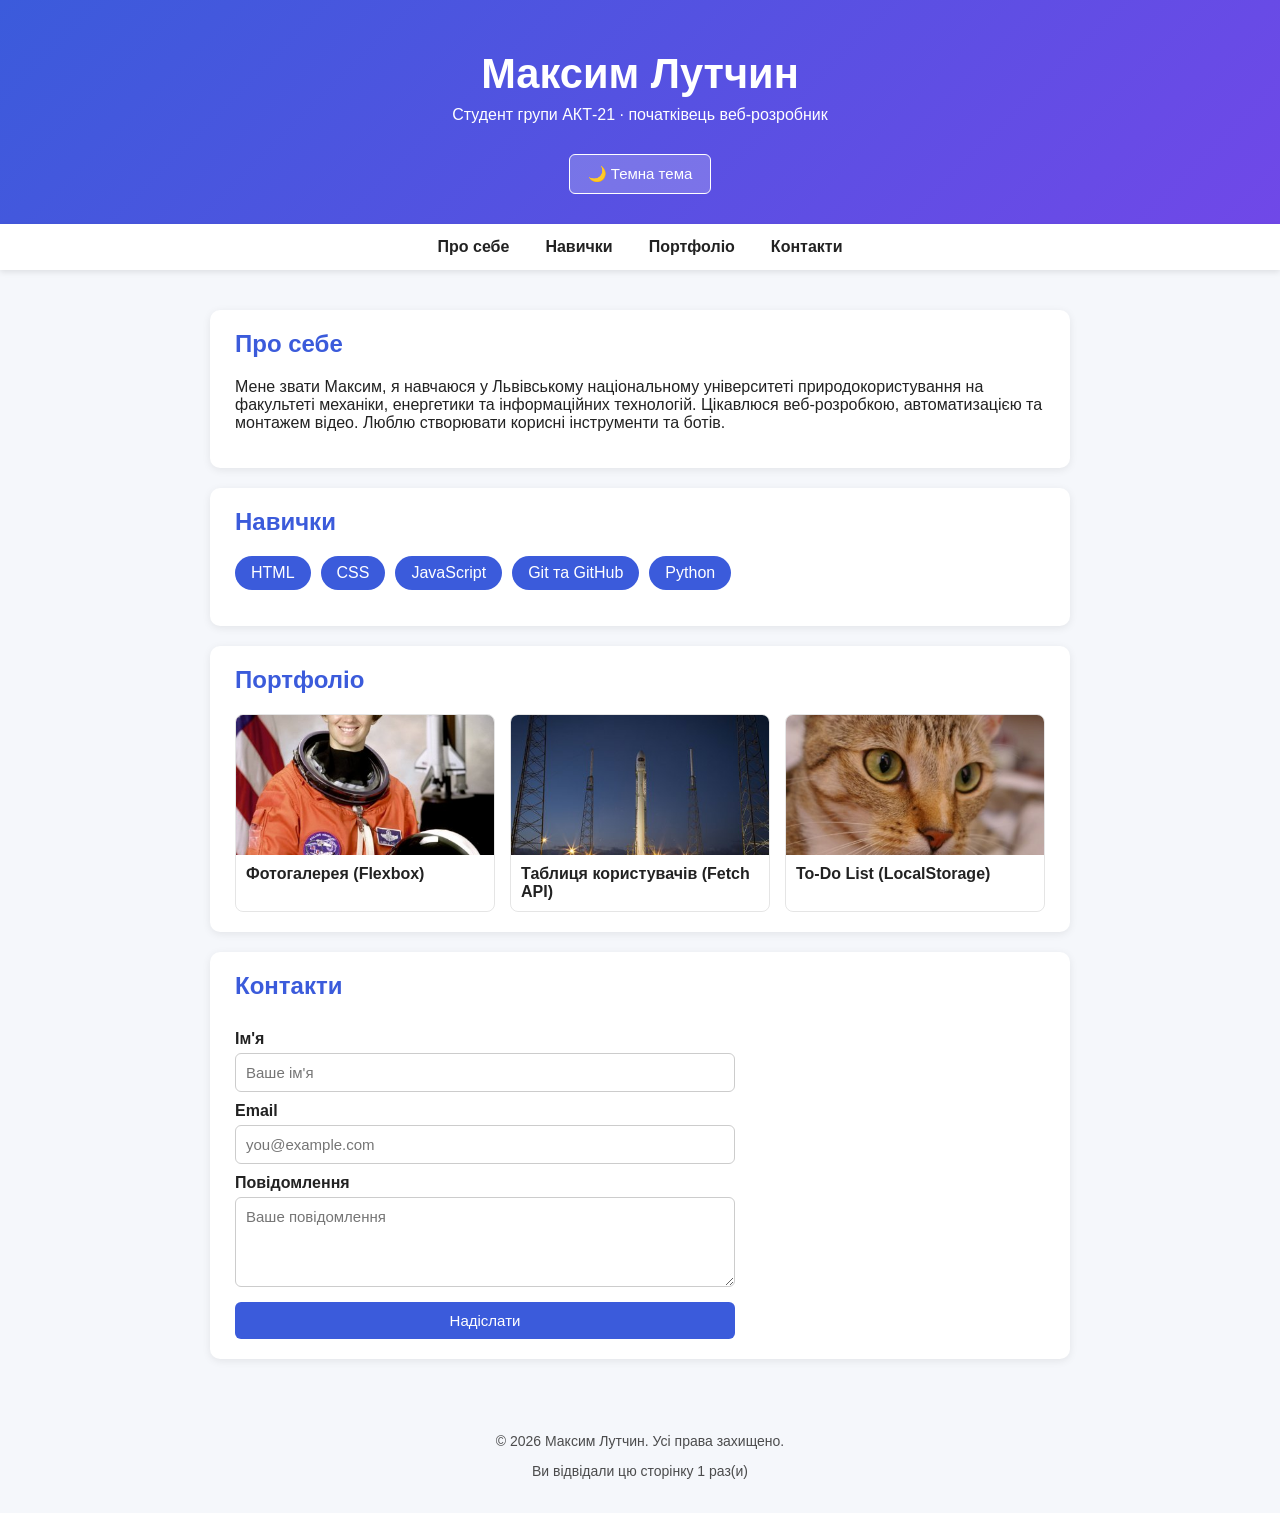
<file: Lab10/index.html>
<!DOCTYPE html>
<html lang="uk">
<head>
  <meta charset="UTF-8">
  <meta name="viewport" content="width=device-width, initial-scale=1.0">
  <title>Максим Лутчин – сайт-візитка</title>
  <link rel="stylesheet" href="style.css">
</head>
<body>
  <header>
    <h1>Максим Лутчин</h1>
    <p>Студент групи АКТ-21 · початківець веб-розробник</p>
    <button id="themeBtn" class="theme-btn">🌙 Темна тема</button>
  </header>

  <nav>
    <ul>
      <li><a href="#about">Про себе</a></li>
      <li><a href="#skills">Навички</a></li>
      <li><a href="#portfolio">Портфоліо</a></li>
      <li><a href="#contacts">Контакти</a></li>
    </ul>
  </nav>

  <main>
    <section id="about">
      <h2>Про себе</h2>
      <p>Мене звати Максим, я навчаюся у Львівському національному університеті природокористування
         на факультеті механіки, енергетики та інформаційних технологій. Цікавлюся веб-розробкою,
         автоматизацією та монтажем відео. Люблю створювати корисні інструменти та ботів.</p>
    </section>

    <section id="skills">
      <h2>Навички</h2>
      <ul class="skills">
        <li>HTML</li>
        <li>CSS</li>
        <li>JavaScript</li>
        <li>Git та GitHub</li>
        <li>Python</li>
      </ul>
    </section>

    <section id="portfolio">
      <h2>Портфоліо</h2>
      <div class="portfolio">
        <a class="work" href="../Lab4/index.html">
          <img src="img/gallery.jpg" alt="Галерея">
          <span>Фотогалерея (Flexbox)</span>
        </a>
        <a class="work" href="../Lab8/index.html">
          <img src="img/api.jpg" alt="API">
          <span>Таблиця користувачів (Fetch API)</span>
        </a>
        <a class="work" href="../Lab9/index.html">
          <img src="img/todo.jpg" alt="To-Do">
          <span>To-Do List (LocalStorage)</span>
        </a>
      </div>
    </section>

    <section id="contacts">
      <h2>Контакти</h2>
      <form id="contactForm">
        <label for="name">Ім'я</label>
        <input type="text" id="name" placeholder="Ваше ім'я">

        <label for="email">Email</label>
        <input type="email" id="email" placeholder="you@example.com">

        <label for="message">Повідомлення</label>
        <textarea id="message" rows="4" placeholder="Ваше повідомлення"></textarea>

        <button type="submit">Надіслати</button>
      </form>
    </section>
  </main>

  <footer>
    <p>&copy; 2026 Максим Лутчин. Усі права захищено.</p>
    <p id="visits"></p>
  </footer>

  <script src="script.js"></script>
</body>
</html>
</file>
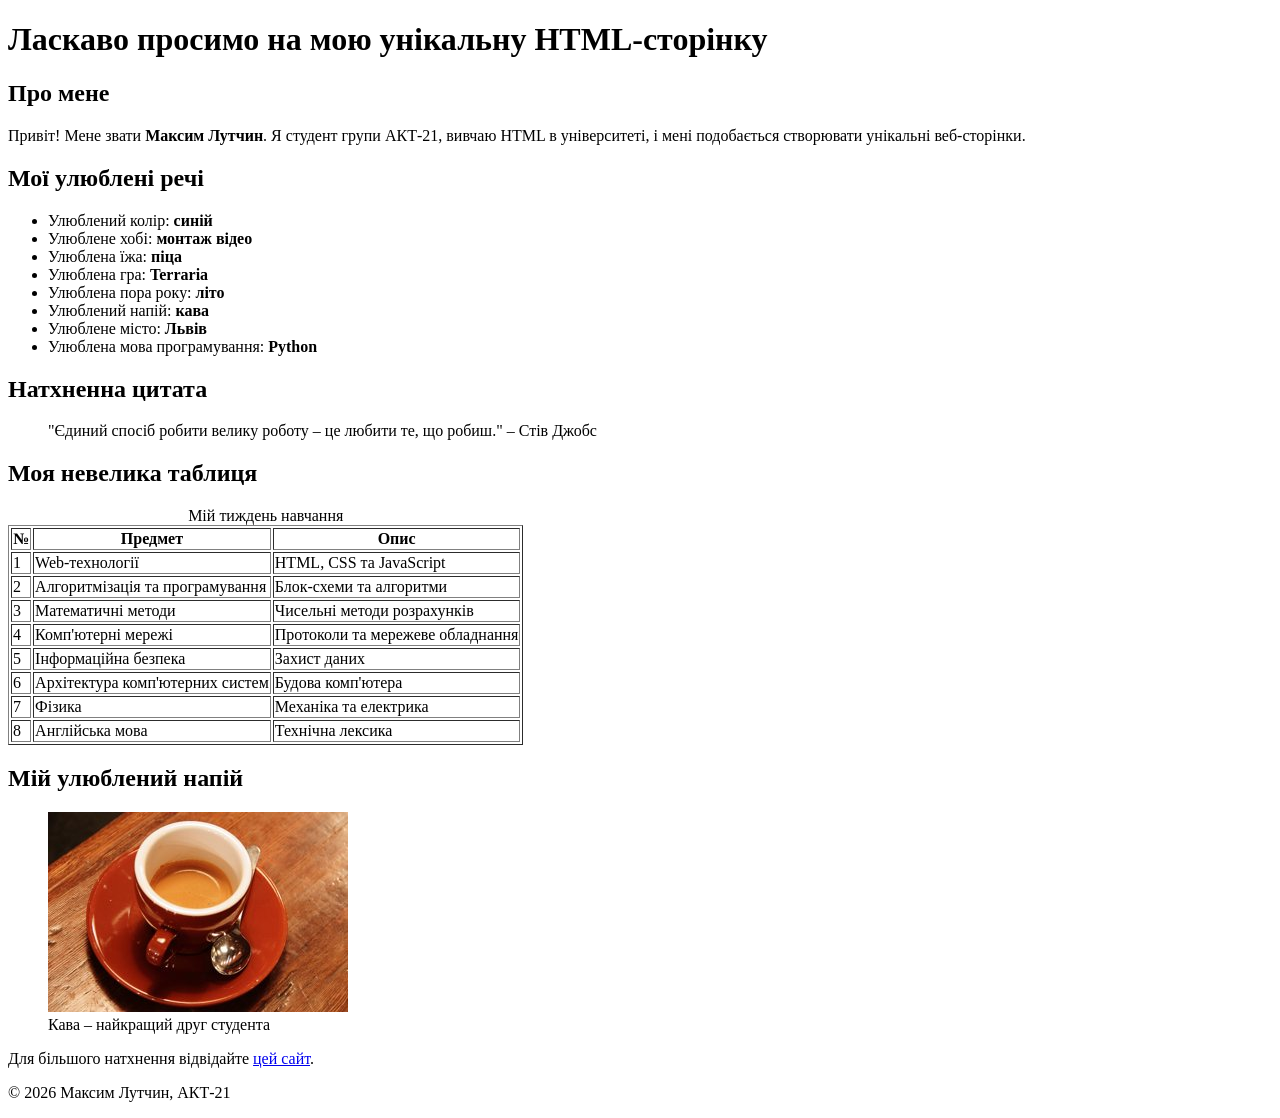
<file: Lab2/index.html>
<!DOCTYPE html>
<html lang="uk">
<head>
    <meta charset="UTF-8">
    <meta name="viewport" content="width=device-width, initial-scale=1.0">
    <title>Моя унікальна HTML-сторінка</title>
</head>
<body>
    <header>
        <h1>Ласкаво просимо на мою унікальну HTML-сторінку</h1>
    </header>

    <main>
        <section>
            <h2>Про мене</h2>
            <p>Привіт! Мене звати <strong>Максим Лутчин</strong>. Я студент групи АКТ-21,
               вивчаю HTML в університеті, і мені подобається створювати унікальні веб-сторінки.</p>
        </section>

        <!-- Варіант 8 (парний): маркований список, 8 елементів -->
        <section>
            <h2>Мої улюблені речі</h2>
            <ul>
                <li>Улюблений колір: <strong>синій</strong></li>
                <li>Улюблене хобі: <strong>монтаж відео</strong></li>
                <li>Улюблена їжа: <strong>піца</strong></li>
                <li>Улюблена гра: <strong>Terraria</strong></li>
                <li>Улюблена пора року: <strong>літо</strong></li>
                <li>Улюблений напій: <strong>кава</strong></li>
                <li>Улюблене місто: <strong>Львів</strong></li>
                <li>Улюблена мова програмування: <strong>Python</strong></li>
            </ul>
        </section>

        <section>
            <h2>Натхненна цитата</h2>
            <blockquote>
                "Єдиний спосіб робити велику роботу – це любити те, що робиш." – Стів Джобс
            </blockquote>
        </section>

        <!-- Таблиця: 8 рядків з даними (варіант 8) -->
        <section>
            <h2>Моя невелика таблиця</h2>
            <table border="1">
                <caption>Мій тиждень навчання</caption>
                <thead>
                    <tr>
                        <th>№</th>
                        <th>Предмет</th>
                        <th>Опис</th>
                    </tr>
                </thead>
                <tbody>
                    <tr><td>1</td><td>Web-технології</td><td>HTML, CSS та JavaScript</td></tr>
                    <tr><td>2</td><td>Алгоритмізація та програмування</td><td>Блок-схеми та алгоритми</td></tr>
                    <tr><td>3</td><td>Математичні методи</td><td>Чисельні методи розрахунків</td></tr>
                    <tr><td>4</td><td>Комп'ютерні мережі</td><td>Протоколи та мережеве обладнання</td></tr>
                    <tr><td>5</td><td>Інформаційна безпека</td><td>Захист даних</td></tr>
                    <tr><td>6</td><td>Архітектура комп'ютерних систем</td><td>Будова комп'ютера</td></tr>
                    <tr><td>7</td><td>Фізика</td><td>Механіка та електрика</td></tr>
                    <tr><td>8</td><td>Англійська мова</td><td>Технічна лексика</td></tr>
                </tbody>
            </table>
        </section>

        <!-- Додатковий унікальний елемент: зображення з підписом -->
        <section>
            <h2>Мій улюблений напій</h2>
            <figure>
                <img src="img/coffee.jpg" alt="Чашка кави" width="300" height="200">
                <figcaption>Кава – найкращий друг студента</figcaption>
            </figure>
        </section>
    </main>

    <footer>
        <p>Для більшого натхнення відвідайте <a href="https://developer.mozilla.org/uk/">цей сайт</a>.</p>
        <p>&copy; 2026 Максим Лутчин, АКТ-21</p>
    </footer>
</body>
</html>
</file>
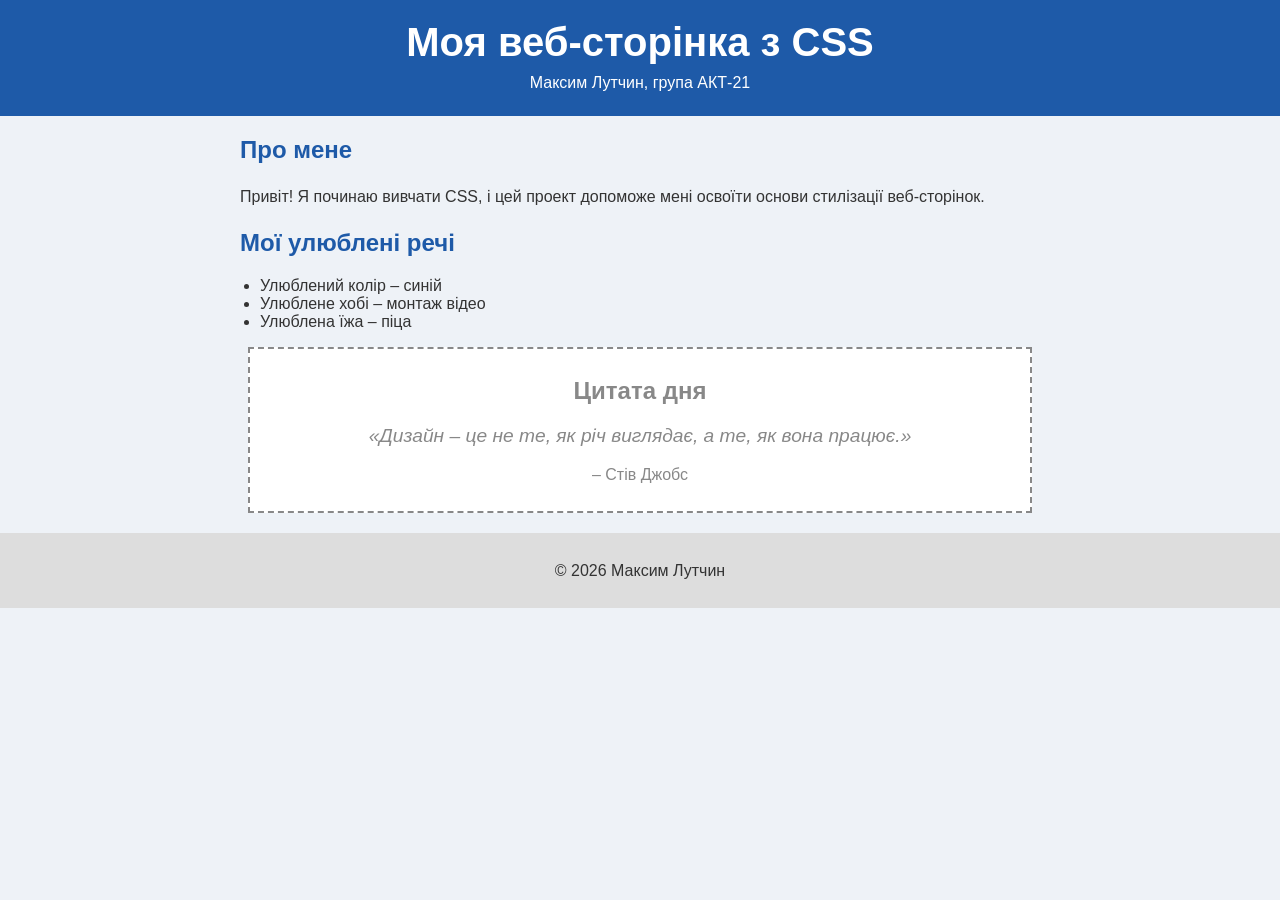
<file: Lab3/index.html>
<!DOCTYPE html>
<html lang="uk">
<head>
  <meta charset="UTF-8">
  <meta name="viewport" content="width=device-width, initial-scale=1.0">
  <title>Лабораторна робота 3: Основи CSS</title>
  <!-- Підключення зовнішнього CSS-файлу -->
  <link rel="stylesheet" href="styles.css">
</head>
<body>
  <header>
    <h1>Моя веб-сторінка з CSS</h1>
    <p>Максим Лутчин, група АКТ-21</p>
  </header>

  <main>
    <section>
      <h2>Про мене</h2>
      <p>Привіт! Я починаю вивчати CSS, і цей проект допоможе мені освоїти основи стилізації веб-сторінок.</p>
    </section>

    <section>
      <h2>Мої улюблені речі</h2>
      <ul>
        <li>Улюблений колір – синій</li>
        <li>Улюблене хобі – монтаж відео</li>
        <li>Улюблена їжа – піца</li>
      </ul>
    </section>

    <!-- Власна секція (варіант 8): колір #888888, вирівнювання по центру, відступи 8px -->
    <section id="my-section">
      <h2>Цитата дня</h2>
      <blockquote>«Дизайн – це не те, як річ виглядає, а те, як вона працює.»</blockquote>
      <p>– Стів Джобс</p>
    </section>
  </main>

  <footer>
    <p>&copy; 2026 Максим Лутчин</p>
  </footer>
</body>
</html>
</file>
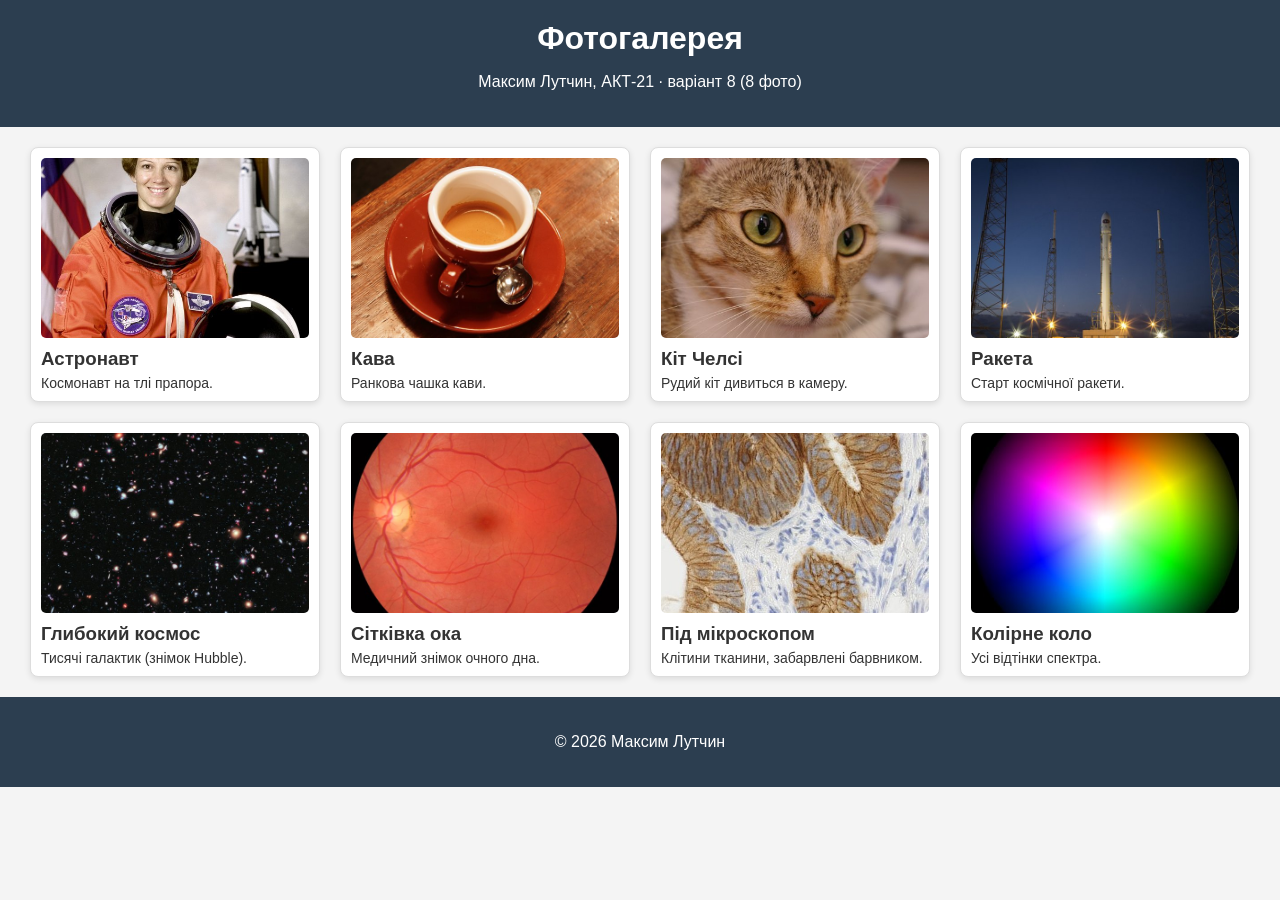
<file: Lab4/index.html>
<!DOCTYPE html>
<html lang="uk">
<head>
  <meta charset="UTF-8">
  <meta name="viewport" content="width=device-width, initial-scale=1.0">
  <title>Лабораторна робота 4: Галерея (Box Model, Flexbox)</title>
  <link rel="stylesheet" href="styles.css">
</head>
<body>
  <header>
    <h1>Фотогалерея</h1>
    <p>Максим Лутчин, АКТ-21 · варіант 8 (8 фото)</p>
  </header>

  <main class="gallery">
    <!-- 8 блоків = номер варіанту -->
    <article class="card">
      <img src="img/photo01.jpg" alt="Астронавт">
      <h3>Астронавт</h3>
      <p>Космонавт на тлі прапора.</p>
    </article>
    <article class="card">
      <img src="img/photo02.jpg" alt="Кава">
      <h3>Кава</h3>
      <p>Ранкова чашка кави.</p>
    </article>
    <article class="card">
      <img src="img/photo03.jpg" alt="Кіт Челсі">
      <h3>Кіт Челсі</h3>
      <p>Рудий кіт дивиться в камеру.</p>
    </article>
    <article class="card">
      <img src="img/photo04.jpg" alt="Ракета">
      <h3>Ракета</h3>
      <p>Старт космічної ракети.</p>
    </article>
    <article class="card">
      <img src="img/photo05.jpg" alt="Глибокий космос">
      <h3>Глибокий космос</h3>
      <p>Тисячі галактик (знімок Hubble).</p>
    </article>
    <article class="card">
      <img src="img/photo06.jpg" alt="Сітківка ока">
      <h3>Сітківка ока</h3>
      <p>Медичний знімок очного дна.</p>
    </article>
    <article class="card">
      <img src="img/photo07.jpg" alt="Під мікроскопом">
      <h3>Під мікроскопом</h3>
      <p>Клітини тканини, забарвлені барвником.</p>
    </article>
    <article class="card">
      <img src="img/photo08.jpg" alt="Колірне коло">
      <h3>Колірне коло</h3>
      <p>Усі відтінки спектра.</p>
    </article>
  </main>

  <footer>
    <p>&copy; 2026 Максим Лутчин</p>
  </footer>
</body>
</html>
</file>
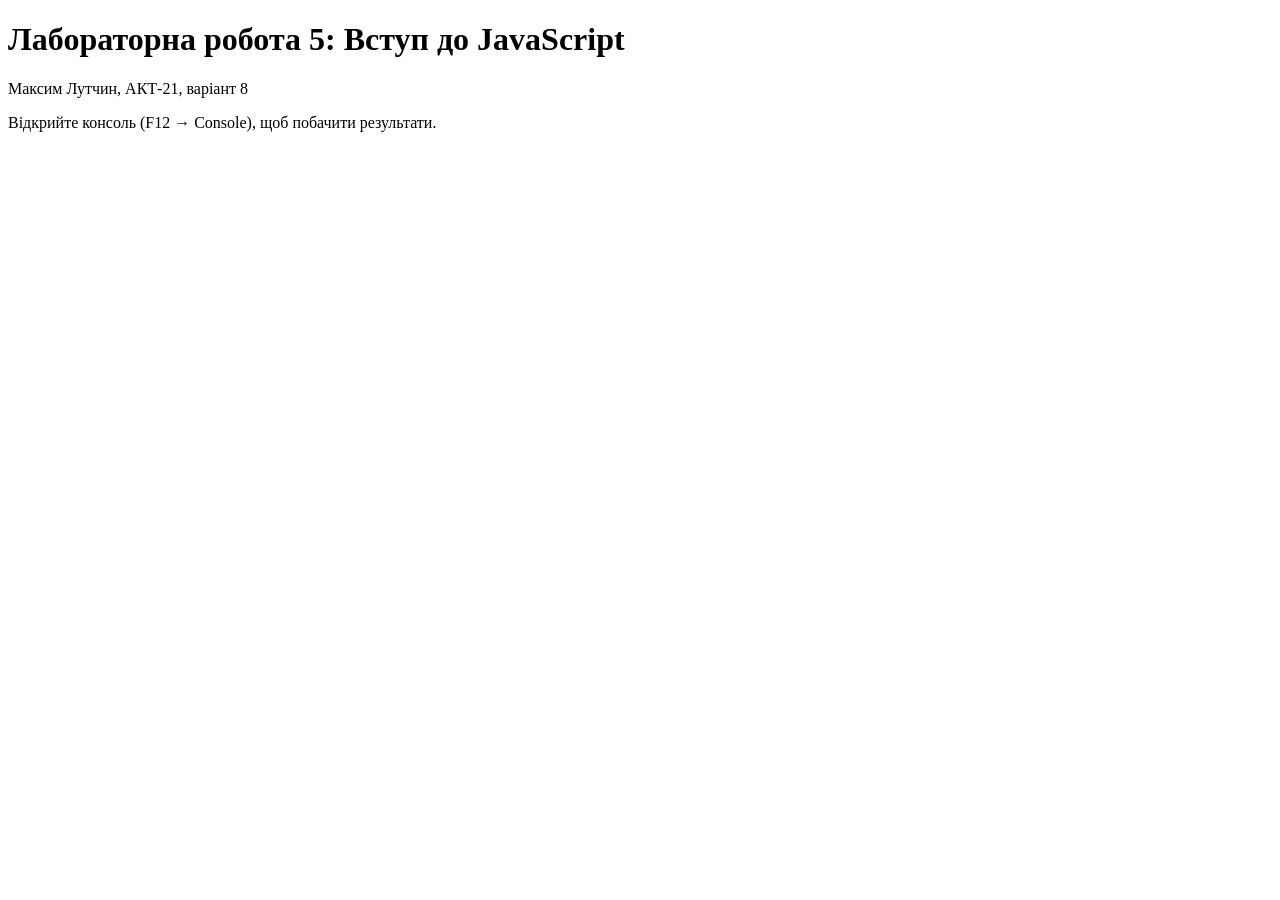
<file: Lab5/index.html>
<!DOCTYPE html>
<html lang="uk">
<head>
  <meta charset="UTF-8">
  <meta name="viewport" content="width=device-width, initial-scale=1.0">
  <title>Лабораторна робота 5: Вступ до JavaScript</title>
</head>
<body>
  <h1>Лабораторна робота 5: Вступ до JavaScript</h1>
  <p>Максим Лутчин, АКТ-21, варіант 8</p>
  <p>Відкрийте консоль (F12 → Console), щоб побачити результати.</p>

  <script>
    // Мій вік – константа (змініть, якщо потрібно)
    const MY_AGE = 18;

    // Завдання 1: Привітання користувача
    function greetUser() {
      console.log("Завдання 1.");
      const name = prompt("Як вас звати?");
      const message = "Привіт, " + name + "! Радий тебе бачити!";
      alert(message);
      console.log(message);
    }

    // Завдання 2: Проста арифметика
    // Варіант 8 – парний, тому обчислюємо суму та різницю
    function calculate() {
      console.log("Завдання 2.");
      const a = parseFloat(prompt("Введіть перше число:"));
      const b = parseFloat(prompt("Введіть друге число:"));

      if (isNaN(a) || isNaN(b)) {
        alert("Помилка: потрібно ввести числа!");
        console.log("Помилка: введено не числа");
        return;
      }

      const sum = a + b;
      const diff = a - b;
      const result = "Сума: " + sum + "\nРізниця: " + diff;
      alert(result);
      console.log("Сума:", sum, "Різниця:", diff);
    }

    // Завдання 3: Вік користувача
    function userAge() {
      console.log("Завдання 3.");
      const birthYear = parseInt(prompt("Введіть ваш рік народження:"));
      const currentYear = new Date().getFullYear();

      if (isNaN(birthYear)) {
        alert("Помилка: рік народження введено некоректно!");
        return;
      }

      const age = currentYear - birthYear;
      const difference = Math.abs(age - MY_AGE);
      let message = "Ваш поточний вік: " + age + "\n";

      if (age > MY_AGE) {
        message += "Користувач старший на " + difference + " років.";
      } else if (age < MY_AGE) {
        message += "Користувач молодший на " + difference + " років.";
      } else {
        message += "Ми однолітки!";
      }

      alert(message);
      console.log(message);
    }

    greetUser();
    calculate();
    userAge();
  </script>
</body>
</html>
</file>
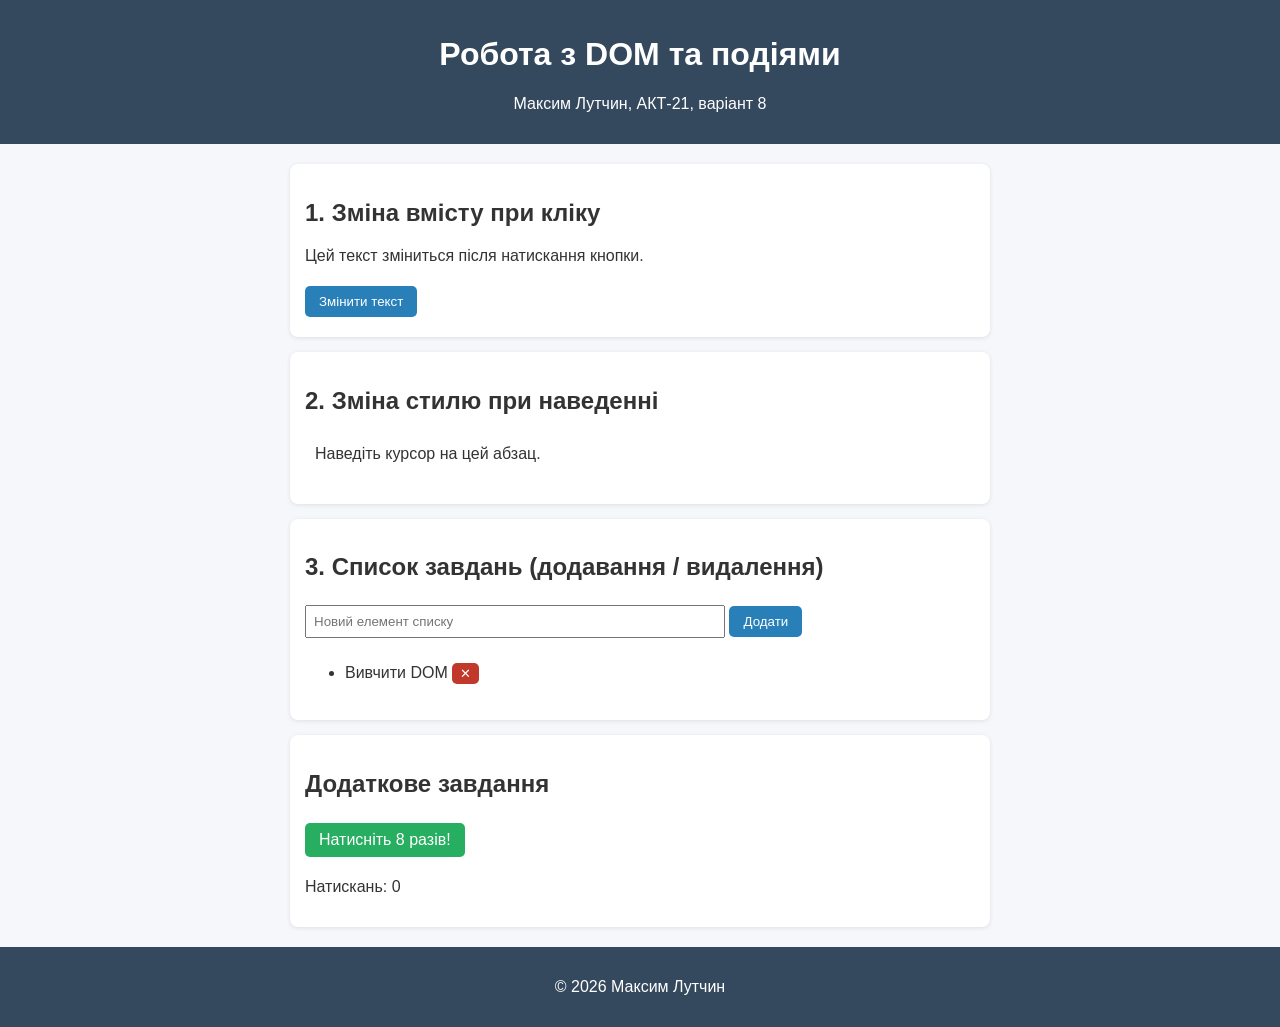
<file: Lab6/index.html>
<!DOCTYPE html>
<html lang="uk">
<head>
  <meta charset="UTF-8">
  <meta name="viewport" content="width=device-width, initial-scale=1.0">
  <title>Лабораторна робота 6: DOM та події</title>
  <style>
    body { font-family: Arial, sans-serif; margin: 0; background: #f5f7fa; color: #333; }
    header, footer { background: #34495e; color: #fff; text-align: center; padding: 15px; }
    main { max-width: 700px; margin: 20px auto; padding: 0 15px; }
    section { background: #fff; border-radius: 8px; padding: 15px; margin-bottom: 15px;
              box-shadow: 0 1px 4px rgba(0,0,0,.1); }
    button { padding: 8px 14px; margin: 5px 5px 5px 0; border: none; border-radius: 5px;
             background: #2980b9; color: #fff; cursor: pointer; }
    button:hover { background: #1f6391; }
    input { padding: 7px; width: 60%; }
    #hoverText { padding: 10px; transition: all .3s; }
    .highlight { background: #ffe082; font-size: 1.3em; }
    li { margin: 4px 0; }
    li button { background: #c0392b; padding: 3px 8px; }
    #counterBtn { background: #27ae60; font-size: 16px; }
  </style>
</head>
<body>
  <header>
    <h1>Робота з DOM та подіями</h1>
    <p>Максим Лутчин, АКТ-21, варіант 8</p>
  </header>

  <main>
    <section>
      <h2>1. Зміна вмісту при кліку</h2>
      <p id="changeText">Цей текст зміниться після натискання кнопки.</p>
      <button id="changeBtn">Змінити текст</button>
    </section>

    <section>
      <h2>2. Зміна стилю при наведенні</h2>
      <p id="hoverText">Наведіть курсор на цей абзац.</p>
    </section>

    <section>
      <h2>3. Список завдань (додавання / видалення)</h2>
      <input type="text" id="itemInput" placeholder="Новий елемент списку">
      <button id="addBtn">Додати</button>
      <ul id="itemList">
        <li>Вивчити DOM <button class="del">✕</button></li>
      </ul>
    </section>

    <section>
      <h2>Додаткове завдання</h2>
      <button id="counterBtn">Натисніть 8 разів!</button>
      <p id="counterInfo">Натискань: 0</p>
    </section>
  </main>

  <footer>
    <p>&copy; 2026 Максим Лутчин</p>
  </footer>

  <script>
    // Доступ до елементів DOM
    const changeText = document.getElementById("changeText");
    const changeBtn = document.getElementById("changeBtn");
    const hoverText = document.querySelector("#hoverText");
    const itemInput = document.getElementById("itemInput");
    const addBtn = document.getElementById("addBtn");
    const itemList = document.getElementById("itemList");
    const counterBtn = document.getElementById("counterBtn");
    const counterInfo = document.getElementById("counterInfo");

    // 1. Клік: зміна текстового вмісту через textContent
    function updateText() {
      changeText.textContent = "Текст змінено за допомогою JavaScript! (" +
        new Date().toLocaleTimeString() + ")";
      console.log("Текст змінено");
    }
    changeBtn.addEventListener("click", updateText);

    // 2. Наведення: зміна стилю
    hoverText.addEventListener("mouseover", () => hoverText.classList.add("highlight"));
    hoverText.addEventListener("mouseout", () => hoverText.classList.remove("highlight"));

    // 3. Додавання та видалення елементів
    function addItem() {
      const text = itemInput.value.trim();
      if (text === "") {
        alert("Введіть текст елемента!");
        return;
      }
      const li = document.createElement("li");
      li.innerHTML = text + ' <button class="del">✕</button>';
      itemList.appendChild(li);
      itemInput.value = "";
      console.log("Додано елемент:", text);
    }
    addBtn.addEventListener("click", addItem);

    // Видалення – делегування події на весь список
    itemList.addEventListener("click", (event) => {
      if (event.target.classList.contains("del")) {
        event.target.parentElement.remove();
        console.log("Елемент видалено");
      }
    });

    // Додаткове завдання: alert після 8 натискань
    const N = 8;
    let clicks = 0;
    counterBtn.addEventListener("click", () => {
      clicks++;
      counterInfo.textContent = "Натискань: " + clicks;
      if (clicks === N) {
        alert("Максим Лутчин варіант номер 8!");
        clicks = 0;
        counterInfo.textContent = "Натискань: 0";
      }
    });
  </script>
</body>
</html>
</file>
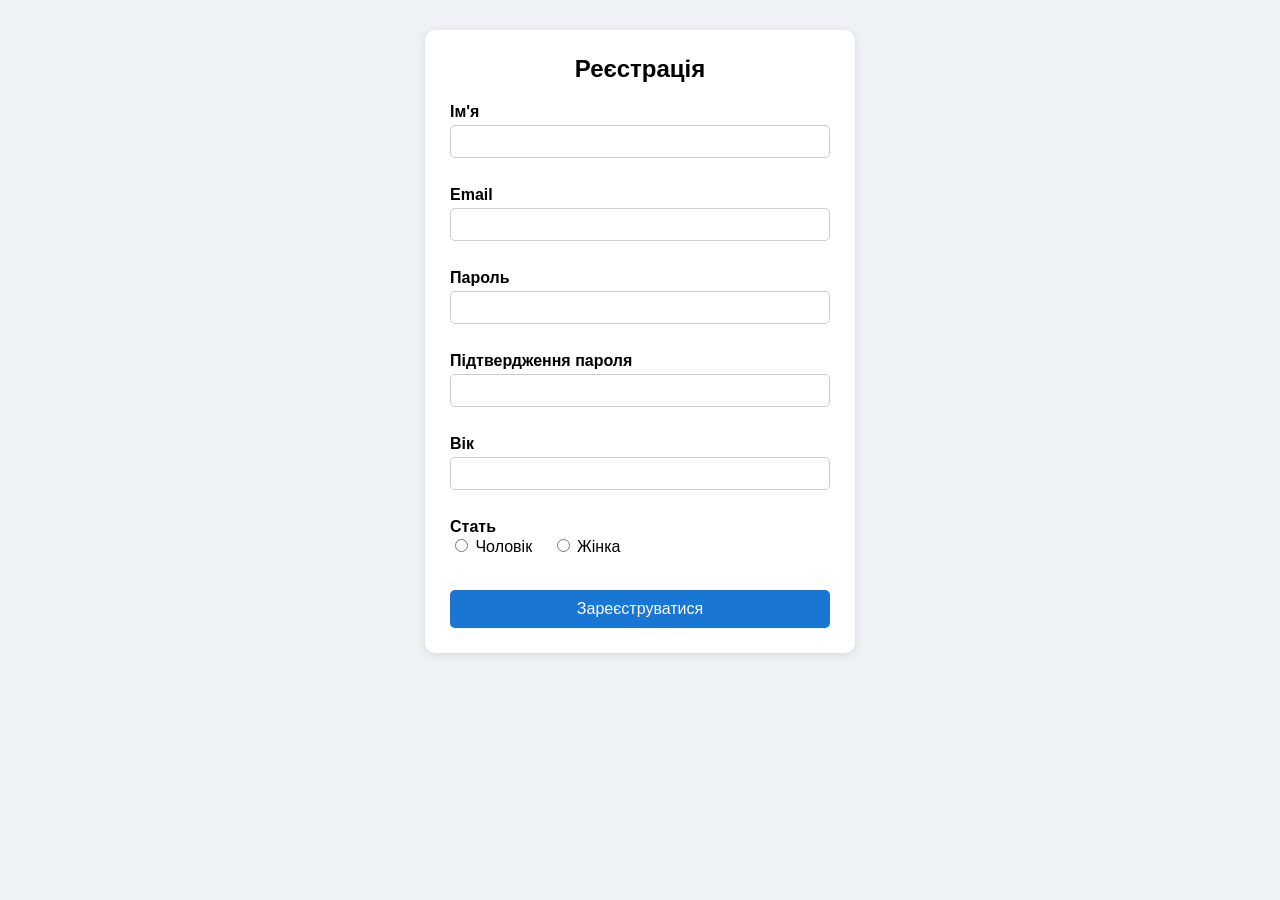
<file: Lab7/index.html>
<!DOCTYPE html>
<html lang="uk">
<head>
  <meta charset="UTF-8">
  <meta name="viewport" content="width=device-width, initial-scale=1.0">
  <title>Лабораторна робота 7: Валідація форми</title>
  <style>
    body { font-family: Arial, sans-serif; background: #eef1f5; display: flex;
           justify-content: center; padding: 30px 10px; margin: 0; }
    form { background: #fff; padding: 25px; border-radius: 10px; width: 100%; max-width: 380px;
           box-shadow: 0 2px 10px rgba(0,0,0,.1); }
    h2 { text-align: center; margin-top: 0; }
    label { display: block; margin-top: 12px; font-weight: bold; }
    input[type=text], input[type=email], input[type=password], input[type=number] {
      width: 100%; padding: 8px; margin-top: 4px; box-sizing: border-box;
      border: 1px solid #ccc; border-radius: 5px; }
    .radio-group label { display: inline; font-weight: normal; margin-right: 15px; }
    .error { color: #d32f2f; font-size: 13px; min-height: 16px; }
    .invalid { border-color: #d32f2f !important; }
    button { width: 100%; margin-top: 18px; padding: 10px; background: #1976d2; color: #fff;
             border: none; border-radius: 5px; font-size: 16px; cursor: pointer; }
    button:hover { background: #125ea8; }
  </style>
</head>
<body>
  <form id="regForm" novalidate>
    <h2>Реєстрація</h2>

    <label for="name">Ім'я</label>
    <input type="text" id="name">
    <div class="error" id="nameError"></div>

    <label for="email">Email</label>
    <input type="email" id="email">
    <div class="error" id="emailError"></div>

    <label for="password">Пароль</label>
    <input type="password" id="password">
    <div class="error" id="passwordError"></div>

    <label for="confirm">Підтвердження пароля</label>
    <input type="password" id="confirm">
    <div class="error" id="confirmError"></div>

    <label for="age">Вік</label>
    <input type="number" id="age">
    <div class="error" id="ageError"></div>

    <!-- Варіант 8 (парний): вибір статі -->
    <label>Стать</label>
    <div class="radio-group">
      <label><input type="radio" name="gender" value="Чоловік"> Чоловік</label>
      <label><input type="radio" name="gender" value="Жінка"> Жінка</label>
    </div>
    <div class="error" id="genderError"></div>

    <button type="submit">Зареєструватися</button>
  </form>

  <script>
    const form = document.getElementById("regForm");

    // Показати / прибрати помилку біля поля
    function setError(fieldId, message) {
      document.getElementById(fieldId + "Error").textContent = message;
      const input = document.getElementById(fieldId);
      if (input) input.classList.toggle("invalid", message !== "");
    }

    form.addEventListener("submit", function (event) {
      event.preventDefault();          // не відправляємо форму, поки не перевіримо
      let valid = true;

      const name = document.getElementById("name").value.trim();
      const email = document.getElementById("email").value.trim();
      const password = document.getElementById("password").value;
      const confirm = document.getElementById("confirm").value;
      const age = parseInt(document.getElementById("age").value);
      const gender = document.querySelector('input[name="gender"]:checked');

      // Ім'я – обов'язкове
      if (name === "") { setError("name", "Введіть ім'я"); valid = false; }
      else setError("name", "");

      // Email – формат
      const emailPattern = /^[^\s@]+@[^\s@]+\.[^\s@]+$/;
      if (email === "") { setError("email", "Введіть email"); valid = false; }
      else if (!emailPattern.test(email)) { setError("email", "Невірний формат email"); valid = false; }
      else setError("email", "");

      // Пароль – мінімум 6 символів
      if (password.length < 6) { setError("password", "Пароль має містити мінімум 6 символів"); valid = false; }
      else setError("password", "");

      // Підтвердження пароля
      if (confirm === "" || confirm !== password) { setError("confirm", "Паролі не збігаються"); valid = false; }
      else setError("confirm", "");

      // Вік – 10+
      if (isNaN(age)) { setError("age", "Введіть вік"); valid = false; }
      else if (age < 10) { setError("age", "Вік має бути 10 років або більше"); valid = false; }
      else setError("age", "");

      // Стать – має бути вибрана
      if (!gender) { setError("gender", "Оберіть стать"); valid = false; }
      else setError("gender", "");

      if (valid) {
        alert("Реєстрація успішна!");
        console.log({ name, email, age, gender: gender.value });
        form.reset();
      }
    });
  </script>
</body>
</html>
</file>
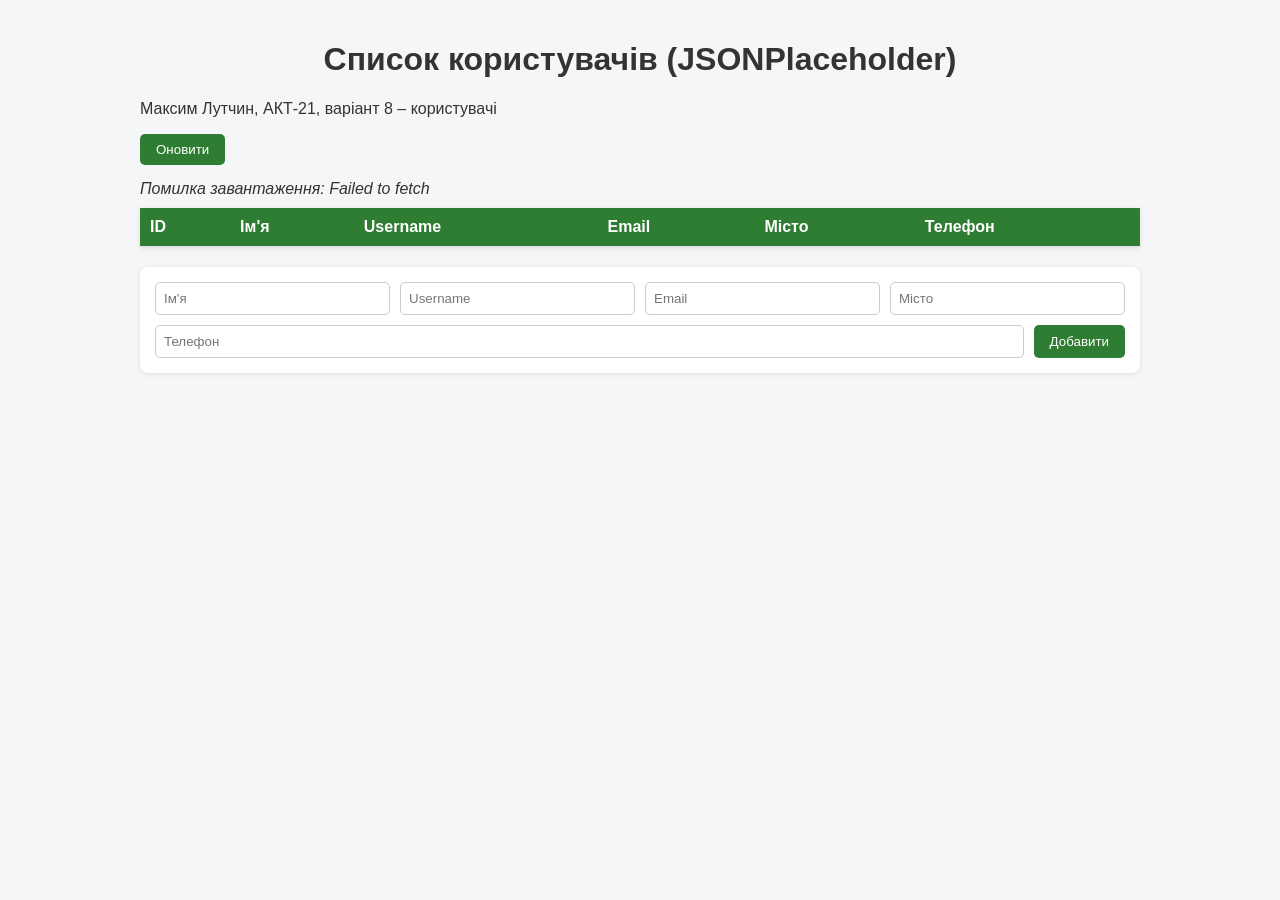
<file: Lab8/index.html>
<!DOCTYPE html>
<html lang="uk">
<head>
  <meta charset="UTF-8">
  <meta name="viewport" content="width=device-width, initial-scale=1.0">
  <title>Лабораторна робота 8: Fetch API</title>
  <style>
    body { font-family: Arial, sans-serif; background: #f4f6f8; margin: 0; padding: 20px; color: #333; }
    h1 { text-align: center; }
    .container { max-width: 1000px; margin: 0 auto; }
    .toolbar { margin-bottom: 15px; }
    button { padding: 8px 16px; border: none; border-radius: 5px; background: #2e7d32;
             color: #fff; cursor: pointer; }
    button:hover { background: #1b5e20; }
    table { width: 100%; border-collapse: collapse; background: #fff;
            box-shadow: 0 1px 5px rgba(0,0,0,.1); }
    th, td { padding: 10px; border-bottom: 1px solid #e0e0e0; text-align: left; }
    th { background: #2e7d32; color: #fff; }
    tr:hover td { background: #f1f8e9; }
    form { display: flex; flex-wrap: wrap; gap: 10px; margin-top: 20px; background: #fff;
           padding: 15px; border-radius: 8px; box-shadow: 0 1px 5px rgba(0,0,0,.1); }
    form input { flex: 1 1 180px; padding: 8px; border: 1px solid #ccc; border-radius: 5px; }
    #status { margin: 10px 0; font-style: italic; }
  </style>
</head>
<body>
  <div class="container">
    <h1>Список користувачів (JSONPlaceholder)</h1>
    <p>Максим Лутчин, АКТ-21, варіант 8 – користувачі</p>

    <div class="toolbar">
      <button id="reloadBtn">Оновити</button>
    </div>
    <div id="status"></div>

    <table>
      <thead>
        <tr><th>ID</th><th>Ім'я</th><th>Username</th><th>Email</th><th>Місто</th><th>Телефон</th></tr>
      </thead>
      <tbody id="usersBody"></tbody>
    </table>

    <form id="addForm">
      <input type="text" id="fName" placeholder="Ім'я" required>
      <input type="text" id="fUsername" placeholder="Username" required>
      <input type="email" id="fEmail" placeholder="Email" required>
      <input type="text" id="fCity" placeholder="Місто">
      <input type="text" id="fPhone" placeholder="Телефон">
      <button type="submit">Добавити</button>
    </form>
  </div>

  <script>
    const API_URL = "https://jsonplaceholder.typicode.com/users";
    const tbody = document.getElementById("usersBody");
    const statusEl = document.getElementById("status");

    // Додати один рядок у таблицю
    function addRow(user) {
      const tr = document.createElement("tr");
      tr.innerHTML = `
        <td>${user.id}</td>
        <td>${user.name}</td>
        <td>${user.username}</td>
        <td>${user.email}</td>
        <td>${user.address ? user.address.city : ""}</td>
        <td>${user.phone || ""}</td>`;
      tbody.appendChild(tr);
    }

    // Завантаження даних з API через fetch()
    async function loadUsers() {
      statusEl.textContent = "Завантаження...";
      tbody.innerHTML = "";
      try {
        const response = await fetch(API_URL);
        if (!response.ok) throw new Error("HTTP " + response.status);
        const users = await response.json();
        users.forEach(addRow);
        statusEl.textContent = "Завантажено записів: " + users.length;
        console.log(users);
      } catch (error) {
        statusEl.textContent = "Помилка завантаження: " + error.message;
      }
    }

    document.getElementById("reloadBtn").addEventListener("click", loadUsers);

    // Додавання нового запису з форми
    document.getElementById("addForm").addEventListener("submit", (e) => {
      e.preventDefault();
      const newUser = {
        id: tbody.rows.length + 1,
        name: document.getElementById("fName").value.trim(),
        username: document.getElementById("fUsername").value.trim(),
        email: document.getElementById("fEmail").value.trim(),
        address: { city: document.getElementById("fCity").value.trim() },
        phone: document.getElementById("fPhone").value.trim()
      };
      addRow(newUser);
      e.target.reset();
    });

    loadUsers();
  </script>
</body>
</html>
</file>
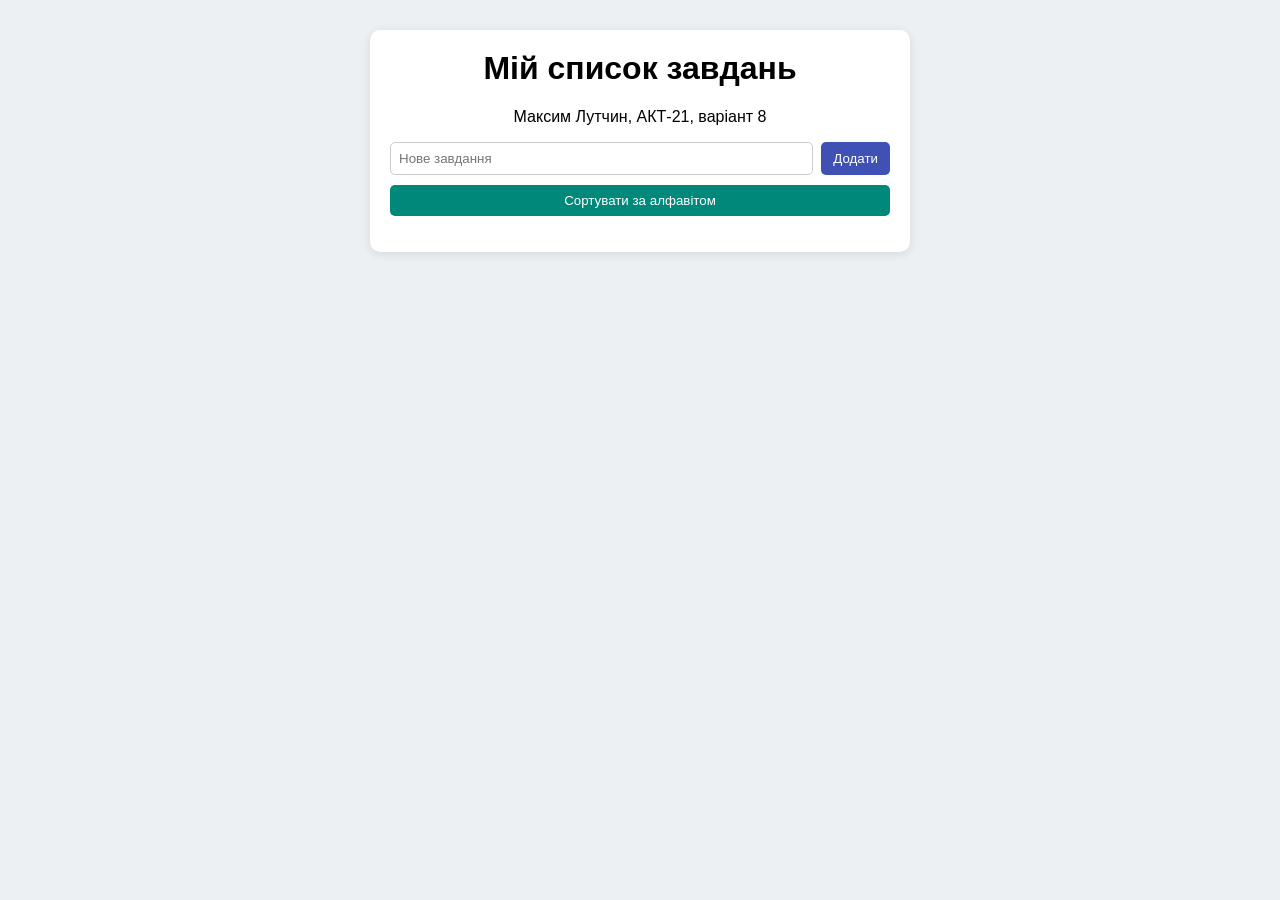
<file: Lab9/index.html>
<!DOCTYPE html>
<html lang="uk">
<head>
  <meta charset="UTF-8">
  <meta name="viewport" content="width=device-width, initial-scale=1.0">
  <title>Лабораторна робота 9: To-Do List з LocalStorage</title>
  <style>
    body { font-family: Arial, sans-serif; background: #ecf0f3; margin: 0; padding: 30px 10px; }
    .todo { max-width: 500px; margin: 0 auto; background: #fff; padding: 20px; border-radius: 10px;
            box-shadow: 0 2px 10px rgba(0,0,0,.1); }
    h1 { text-align: center; margin-top: 0; }
    .row { display: flex; gap: 8px; }
    input { flex: 1; padding: 8px; border: 1px solid #ccc; border-radius: 5px; }
    button { padding: 8px 12px; border: none; border-radius: 5px; cursor: pointer; color: #fff;
             background: #3f51b5; }
    button:hover { opacity: .85; }
    ul { list-style: none; padding: 0; }
    li { display: flex; align-items: center; gap: 8px; padding: 8px; border-bottom: 1px solid #eee; }
    li span { flex: 1; }
    .edit { background: #ff9800; }
    .delete { background: #e53935; }
    .sort { margin-top: 10px; background: #00897b; width: 100%; }
  </style>
</head>
<body>
  <div class="todo">
    <h1>Мій список завдань</h1>
    <p style="text-align:center">Максим Лутчин, АКТ-21, варіант 8</p>
    <div class="row">
      <input type="text" id="taskInput" placeholder="Нове завдання">
      <button id="addBtn">Додати</button>
    </div>
    <button class="sort" id="sortBtn">Сортувати за алфавітом</button>
    <ul id="taskList"></ul>
  </div>

  <script>
    const STORAGE_KEY = "tasks";
    const input = document.getElementById("taskInput");
    const list = document.getElementById("taskList");

    // Читання / збереження в LocalStorage
    function loadTasks() {
      return JSON.parse(localStorage.getItem(STORAGE_KEY)) || [];
    }
    function saveTasks(tasks) {
      localStorage.setItem(STORAGE_KEY, JSON.stringify(tasks));
    }

    let tasks = loadTasks();

    // Відображення списку
    function render() {
      list.innerHTML = "";
      tasks.forEach((task, index) => {
        const li = document.createElement("li");

        const span = document.createElement("span");
        span.textContent = task;

        // Варіант 8 (парний): редагування
        const editBtn = document.createElement("button");
        editBtn.textContent = "Редагувати";
        editBtn.className = "edit";
        editBtn.addEventListener("click", () => editTask(index));

        const delBtn = document.createElement("button");
        delBtn.textContent = "Видалити";
        delBtn.className = "delete";
        delBtn.addEventListener("click", () => deleteTask(index));

        li.append(span, editBtn, delBtn);
        list.appendChild(li);
      });
    }

    function addTask() {
      const text = input.value.trim();
      if (!text) { alert("Введіть текст завдання!"); return; }
      tasks.push(text);
      saveTasks(tasks);
      input.value = "";
      render();
    }

    function deleteTask(index) {
      tasks.splice(index, 1);
      saveTasks(tasks);
      render();
    }

    function editTask(index) {
      const newText = prompt("Редагувати завдання:", tasks[index]);
      if (newText !== null && newText.trim() !== "") {
        tasks[index] = newText.trim();
        saveTasks(tasks);
        render();
      }
    }

    // Варіант 8 (парний): сортування за алфавітом
    function sortTasks() {
      tasks.sort((a, b) => a.localeCompare(b, "uk"));
      saveTasks(tasks);
      render();
    }

    document.getElementById("addBtn").addEventListener("click", addTask);
    input.addEventListener("keydown", (e) => { if (e.key === "Enter") addTask(); });
    document.getElementById("sortBtn").addEventListener("click", sortTasks);

    render();
  </script>
</body>
</html>
</file>
<file: Lab10/style.css>
/* ===== Змінні кольорів (світла тема) ===== */
:root {
    --bg: #f5f7fb;
    --card: #ffffff;
    --text: #222;
    --accent: #3b5bdb;
    --accent-dark: #2f49b0;
}

/* ===== Темна тема ===== */
body.dark {
    --bg: #15171c;
    --card: #22252d;
    --text: #e8e8e8;
    --accent: #748ffc;
    --accent-dark: #5c7cfa;
}

* { box-sizing: border-box; }

html { scroll-behavior: smooth; }

body {
    margin: 0;
    font-family: "Segoe UI", Arial, sans-serif;
    background-color: var(--bg);
    color: var(--text);
    transition: background-color .3s, color .3s;
}

header {
    background: linear-gradient(135deg, var(--accent), #7048e8);
    color: #fff;
    text-align: center;
    padding: 50px 20px 30px;
}

header h1 { margin: 0; font-size: 2.6em; }
header p { margin: 8px 0 15px; }

.theme-btn {
    background: rgba(255, 255, 255, .2);
    border: 1px solid #fff;
}

/* ===== Навігація ===== */
nav {
    position: sticky;
    top: 0;
    background-color: var(--card);
    box-shadow: 0 2px 6px rgba(0, 0, 0, .1);
    z-index: 10;
}

nav ul {
    display: flex;
    justify-content: center;
    flex-wrap: wrap;
    list-style: none;
    margin: 0;
    padding: 0;
}

nav a {
    display: block;
    padding: 14px 18px;
    color: var(--text);
    text-decoration: none;
    font-weight: 600;
}

nav a:hover { color: var(--accent); }

/* ===== Секції ===== */
main {
    max-width: 900px;
    margin: 0 auto;
    padding: 20px;
}

section {
    background-color: var(--card);
    border-radius: 10px;
    padding: 20px 25px;
    margin: 20px 0;
    box-shadow: 0 2px 8px rgba(0, 0, 0, .08);
}

h2 { color: var(--accent); margin-top: 0; }

.skills {
    display: flex;
    flex-wrap: wrap;
    gap: 10px;
    list-style: none;
    padding: 0;
}

.skills li {
    background-color: var(--accent);
    color: #fff;
    padding: 8px 16px;
    border-radius: 20px;
}

/* ===== Портфоліо ===== */
.portfolio {
    display: flex;
    flex-wrap: wrap;
    gap: 15px;
}

.work {
    flex: 1 1 240px;
    text-decoration: none;
    color: var(--text);
    border: 1px solid rgba(0, 0, 0, .1);
    border-radius: 8px;
    overflow: hidden;
    transition: transform .2s;
}

.work:hover { transform: translateY(-4px); }
.work img { width: 100%; height: 140px; object-fit: cover; display: block; }
.work span { display: block; padding: 10px; font-weight: 600; }

/* ===== Форма ===== */
form {
    display: flex;
    flex-direction: column;
    max-width: 500px;
}

label { margin-top: 10px; font-weight: 600; }

input, textarea {
    padding: 10px;
    margin-top: 5px;
    border: 1px solid #ccc;
    border-radius: 6px;
    font-family: inherit;
    font-size: 15px;
}

input:focus, textarea:focus {
    outline: none;
    border-color: var(--accent);
    box-shadow: 0 0 0 3px rgba(59, 91, 219, .2);
}

button {
    margin-top: 15px;
    padding: 10px 18px;
    border: none;
    border-radius: 6px;
    background-color: var(--accent);
    color: #fff;
    font-size: 15px;
    cursor: pointer;
}

button:hover { background-color: var(--accent-dark); }

footer {
    text-align: center;
    padding: 20px;
    font-size: 14px;
    opacity: .8;
}

@media (max-width: 600px) {
    header h1 { font-size: 2em; }
    nav a { padding: 10px 12px; }
}
</file>
<file: Lab3/styles.css>
/* Основні стилі для сторінки */

/* Стилізація всього тіла сторінки */
body {
    font-family: "Segoe UI", Arial, sans-serif;
    background-color: #eef2f7;
    color: #333;
    margin: 0;
    padding: 0;
}

/* Стилізація заголовка */
header {
    background-color: #1e5aa8;
    color: #fff;
    text-align: center;
    padding: 20px;
}

header p {
    margin: 5px 0 0;
}

main {
    max-width: 800px;
    margin: 20px auto;
    padding: 0 15px;
}

/* Стилізація заголовків */
h1 {
    font-size: 2.5em;
    margin: 0;
}

h2 {
    color: #1e5aa8;
    margin-top: 20px;
}

/* Стилізація абзаців */
p {
    line-height: 1.6;
    margin: 15px 0;
}

/* Стилізація списків */
ul {
    list-style-type: disc;
    padding-left: 20px;
}

blockquote {
    font-style: italic;
    font-size: 1.2em;
    margin: 10px 0;
}

/* ===== Власна секція: варіант 8 ===== */
#my-section {
    color: #888888;          /* hex-колір з номера варіанту 8 */
    text-align: center;      /* варіант парний -> вирівнювання по центру */
    padding: 8px;            /* відступи = 8px */
    margin: 8px;
    border: 2px dashed #888888;
    background-color: #ffffff;
}

#my-section h2 {
    color: #888888;
}

footer {
    text-align: center;
    padding: 10px;
    background-color: #ddd;
}
</file>
<file: Lab4/styles.css>
/* Скидання box-sizing: ширина враховує padding і border */
* {
    box-sizing: border-box;
}

body {
    font-family: Arial, sans-serif;
    margin: 0;
    background-color: #f4f4f4;
    color: #333;
}

header, footer {
    background-color: #2c3e50;
    color: #fff;
    text-align: center;
    padding: 20px;
}

header h1 {
    margin: 0 0 5px;
}

/* Flex-контейнер галереї */
.gallery {
    display: flex;
    flex-direction: row;
    flex-wrap: wrap;
    justify-content: center;
    align-items: stretch;
    gap: 20px;
    padding: 20px;
    max-width: 1300px;
    margin: 0 auto;
}

/* Картка – демонстрація Box Model */
.card {
    flex: 0 1 calc(25% - 20px);   /* 4 картки в ряд на ПК */
    background-color: #ffffff;
    border: 1px solid #ddd;        /* border */
    border-radius: 8px;
    padding: 10px;                 /* padding */
    margin: 0;                     /* margin задається через gap */
    box-shadow: 0 2px 6px rgba(0, 0, 0, 0.1);
    transition: transform 0.2s;
}

.card:hover {
    transform: scale(1.03);
}

.card img {
    width: 100%;
    height: 180px;
    object-fit: cover;
    border-radius: 5px;
    display: block;
}

.card h3 {
    margin: 10px 0 5px;
}

.card p {
    margin: 0;
    font-size: 14px;
}

/* ===== Планшет ===== */
@media (max-width: 992px) {
    .card {
        flex: 0 1 calc(50% - 20px);   /* 2 картки в ряд */
    }
}

/* ===== Мобільна версія ===== */
@media (max-width: 600px) {
    body {
        font-family: Georgia, serif;   /* змінений шрифт */
        font-size: 18px;               /* змінений розмір шрифту */
    }

    .gallery {
        flex-direction: column;        /* блоки один під одним */
        align-items: center;
    }

    .card {
        flex: 1 1 auto;
        width: 100%;
        background-color: #dff0ff;     /* змінений колір заливки */
    }

    .card p {
        font-size: 16px;
    }
}
</file>
